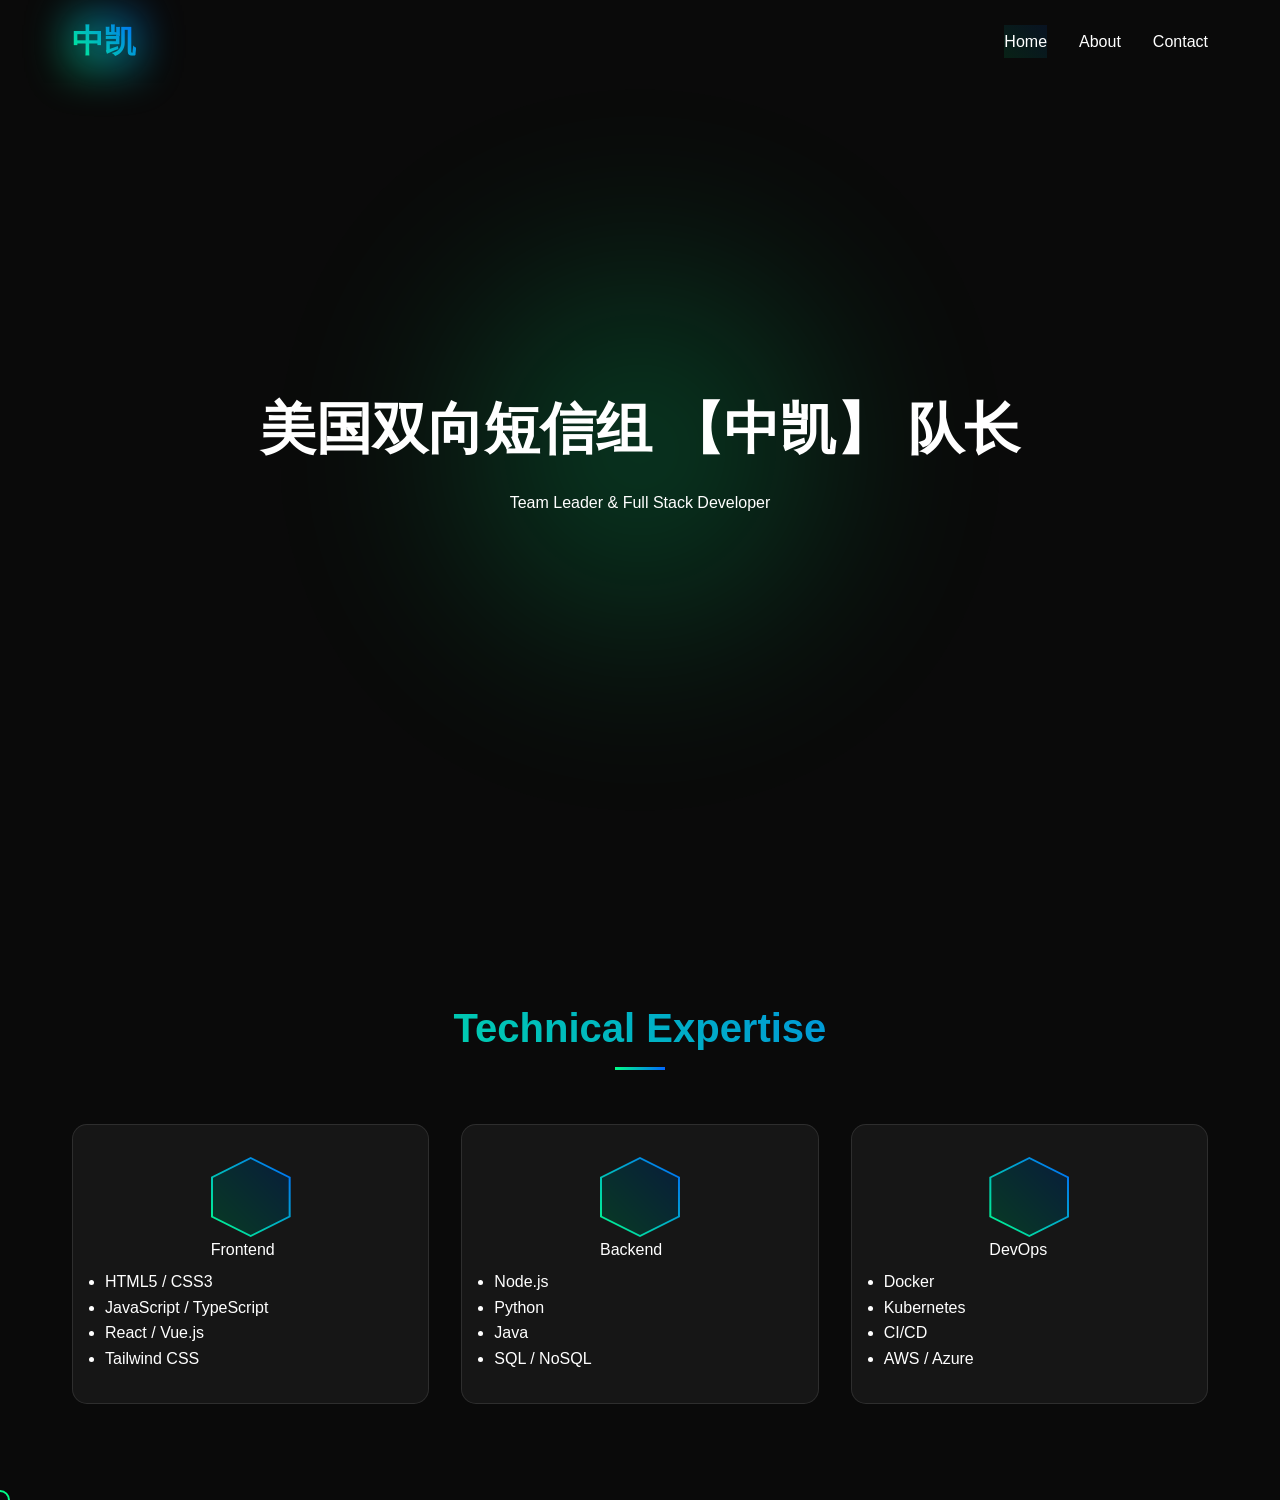
<file: index.html>
<!DOCTYPE html>
<html lang="en">
<head>
    <meta charset="UTF-8">
    <meta name="viewport" content="width=device-width, initial-scale=1.0">
    <title>中凯 Team Leader - Portfolio</title>
    <link rel="stylesheet" href="styles.css">
</head>
<body>
    <div class="page-transition"></div>
    
    <nav>
        <div class="nav-content">
            <div class="logo">中凯</div>
            <ul class="nav-links">
                <li><a href="index.html" class="active">Home</a></li>
                <li><a href="about.html">About</a></li>
                <li><a href="contact.html">Contact</a></li>
            </ul>
        </div>
    </nav>

    <main>
        <section class="hero">
            <div class="glowing-circle"></div>
            <div class="hero-content">
                <h1 class="typing-effect" data-text="美国双向短信组 【中凯】 队长">美国双向短信组 【中凯】 队长</h1>
                <p class="fade-in">Team Leader & Full Stack Developer</p>
            </div>
        </section>

        <section class="skills">
            <h2>Technical Expertise</h2>
            <div class="skill-grid">
                <div class="skill-card" data-aos="fade-up">
                    <div class="skill-icon">
                        <div class="hexagon"></div>
                        <span>Frontend</span>
                    </div>
                    <ul>
                        <li>HTML5 / CSS3</li>
                        <li>JavaScript / TypeScript</li>
                        <li>React / Vue.js</li>
                        <li>Tailwind CSS</li>
                    </ul>
                </div>
                <div class="skill-card" data-aos="fade-up" data-aos-delay="100">
                    <div class="skill-icon">
                        <div class="hexagon"></div>
                        <span>Backend</span>
                    </div>
                    <ul>
                        <li>Node.js</li>
                        <li>Python</li>
                        <li>Java</li>
                        <li>SQL / NoSQL</li>
                    </ul>
                </div>
                <div class="skill-card" data-aos="fade-up" data-aos-delay="200">
                    <div class="skill-icon">
                        <div class="hexagon"></div>
                        <span>DevOps</span>
                    </div>
                    <ul>
                        <li>Docker</li>
                        <li>Kubernetes</li>
                        <li>CI/CD</li>
                        <li>AWS / Azure</li>
                    </ul>
                </div>
            </div>
        </section>
    </main>

    <div class="cursor"></div>
    <script>
        // Custom cursor animation
        const cursor = document.querySelector('.cursor');
        document.addEventListener('mousemove', (e) => {
            cursor.style.left = e.clientX + 'px';
            cursor.style.top = e.clientY + 'px';
        });

        // Add hover effect to cursor
        const links = document.querySelectorAll('a, button');
        links.forEach(link => {
            link.addEventListener('mouseenter', () => cursor.classList.add('hover'));
            link.addEventListener('mouseleave', () => cursor.classList.remove('hover'));
        });

        // Page transition
        document.addEventListener('DOMContentLoaded', () => {
            const transition = document.querySelector('.page-transition');
            transition.style.transform = 'scaleX(0)';
        });

        // Handle navigation with transition
        document.querySelectorAll('a').forEach(link => {
            link.addEventListener('click', (e) => {
                if (link.hostname === window.location.hostname) {
                    e.preventDefault();
                    const transition = document.querySelector('.page-transition');
                    transition.style.transformOrigin = 'left';
                    transition.style.transform = 'scaleX(1)';
                    
                    setTimeout(() => {
                        window.location.href = link.href;
                    }, 500);
                }
            });
        });
    </script>
</body>
</html>
</file>
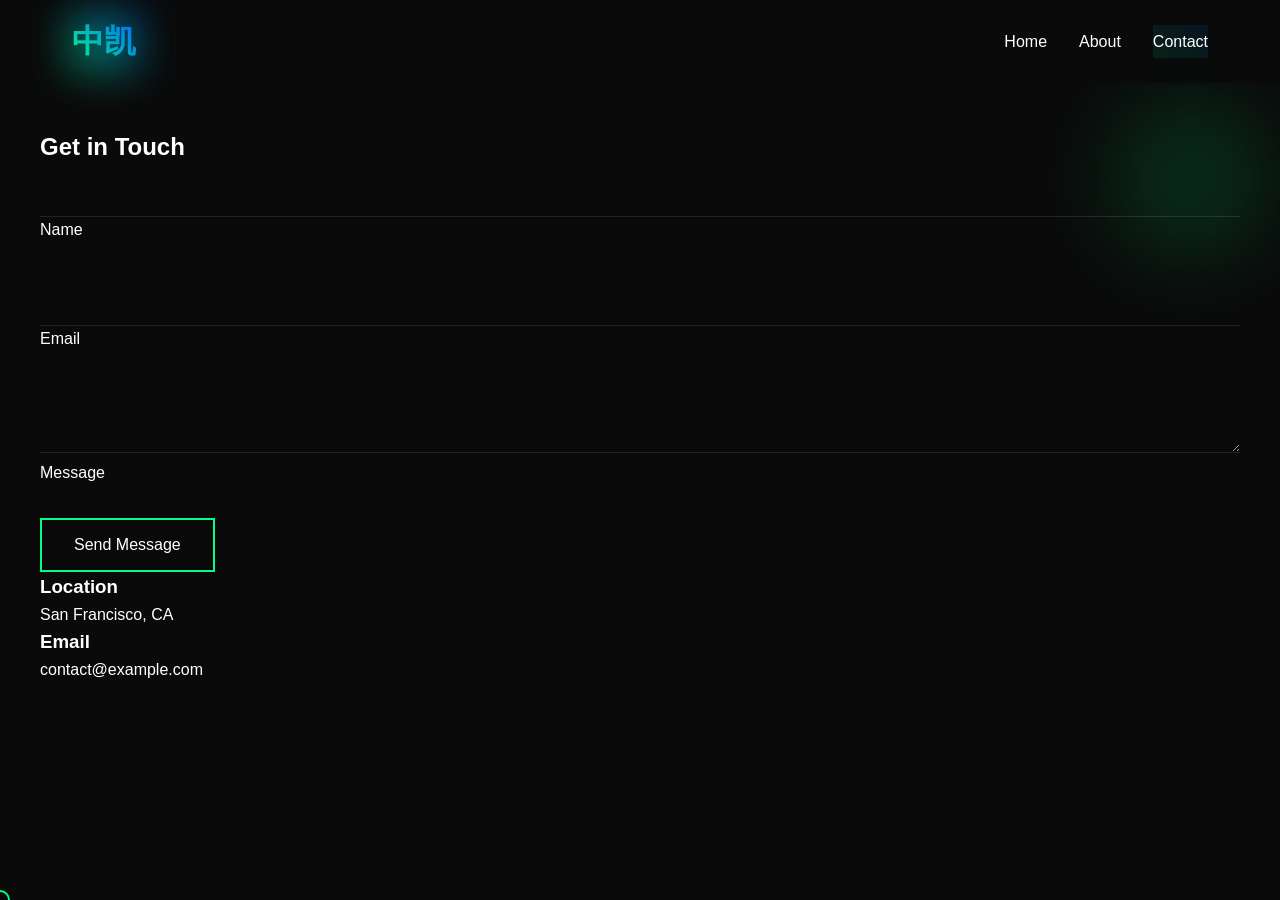
<file: contact.html>
<!DOCTYPE html>
<html lang="en">
<head>
    <meta charset="UTF-8">
    <meta name="viewport" content="width=device-width, initial-scale=1.0">
    <title>Contact - 中凯 Team Leader</title>
    <link rel="stylesheet" href="styles.css">
</head>
<body>
    <nav>
        <div class="nav-content">
            <div class="logo">中凯</div>
            <ul class="nav-links">
                <li><a href="index.html">Home</a></li>
                <li><a href="about.html">About</a></li>
                <li><a href="contact.html" class="active">Contact</a></li>
            </ul>
        </div>
    </nav>

    <main>
        <section class="contact-section">
            <div class="contact-container">
                <h1 class="glitch-text">Get in Touch</h1>
                <div class="contact-grid">
                    <div class="contact-form">
                        <form>
                            <div class="form-group">
                                <input type="text" id="name" required>
                                <label for="name">Name</label>
                                <div class="line"></div>
                            </div>
                            <div class="form-group">
                                <input type="email" id="email" required>
                                <label for="email">Email</label>
                                <div class="line"></div>
                            </div>
                            <div class="form-group">
                                <textarea id="message" required></textarea>
                                <label for="message">Message</label>
                                <div class="line"></div>
                            </div>
                            <button type="submit" class="submit-btn">
                                <span>Send Message</span>
                                <div class="btn-fill"></div>
                            </button>
                        </form>
                    </div>
                    <div class="contact-info">
                        <div class="info-card">
                            <div class="card-content">
                                <h3>Location</h3>
                                <p>San Francisco, CA</p>
                            </div>
                        </div>
                        <div class="info-card">
                            <div class="card-content">
                                <h3>Email</h3>
                                <p>contact@example.com</p>
                            </div>
                        </div>
                    </div>
                </div>
            </div>
        </section>
    </main>

    <div class="cursor"></div>
    <script>
        const cursor = document.querySelector('.cursor');
        document.addEventListener('mousemove', (e) => {
            cursor.style.left = e.clientX + 'px';
            cursor.style.top = e.clientY + 'px';
        });
    </script>
</body>
</html>
</file>
<file: styles.css>
/* Modern AI Theme Variables */
:root {
    --primary: #00ff88;
    --secondary: #0066ff;
    --background: #0a0a0a;
    --text: #ffffff;
    --accent: #ff00ff;
    --card-bg: rgba(255, 255, 255, 0.05);
}

/* Base Styles */
* {
    margin: 0;
    padding: 0;
    box-sizing: border-box;
}

body {
    font-family: 'Inter', -apple-system, BlinkMacSystemFont, 'Segoe UI', Roboto, sans-serif;
    background: var(--background);
    color: var(--text);
    line-height: 1.6;
    overflow-x: hidden;
    opacity: 0;
    animation: fadeIn 1s ease forwards;
}

/* Page Transition */
.page-transition {
    position: fixed;
    top: 0;
    left: 0;
    width: 100%;
    height: 100%;
    background: var(--background);
    z-index: 9999;
    transform-origin: right;
    animation: pageTransition 1s cubic-bezier(0.77, 0, 0.175, 1);
}

/* Custom Cursor */
.cursor {
    width: 20px;
    height: 20px;
    border: 2px solid var(--primary);
    border-radius: 50%;
    position: fixed;
    pointer-events: none;
    z-index: 9999;
    transition: transform 0.2s ease;
    transform: translate(-50%, -50%);
}

.cursor.hover {
    transform: translate(-50%, -50%) scale(1.5);
    background: rgba(0, 255, 136, 0.1);
    mix-blend-mode: screen;
}

/* Navigation */
nav {
    position: fixed;
    top: 0;
    width: 100%;
    background: rgba(10, 10, 10, 0.8);
    backdrop-filter: blur(10px);
    z-index: 1000;
    padding: 1rem 0;
}

.nav-content {
    max-width: 1200px;
    margin: 0 auto;
    display: flex;
    justify-content: space-between;
    align-items: center;
    padding: 0 2rem;
}

.logo {
    font-size: 2rem;
    font-weight: bold;
    background: linear-gradient(45deg, var(--primary), var(--secondary));
    -webkit-background-clip: text;
    -webkit-text-fill-color: transparent;
    animation: glow 2s ease-in-out infinite alternate;
    position: relative;
}

.logo::before {
    content: '';
    position: absolute;
    top: -5px;
    left: -5px;
    right: -5px;
    bottom: -5px;
    background: linear-gradient(45deg, var(--primary), var(--secondary));
    z-index: -1;
    filter: blur(20px);
    opacity: 0.5;
    animation: logoPulse 2s ease-in-out infinite;
}

.nav-links {
    display: flex;
    gap: 2rem;
    list-style: none;
}

.nav-links a {
    color: var(--text);
    text-decoration: none;
    position: relative;
    padding: 0.5rem 0;
    transition: color 0.3s ease;
}

.nav-links a::before {
    content: '';
    position: absolute;
    top: 0;
    left: 0;
    width: 100%;
    height: 100%;
    background: linear-gradient(45deg, var(--primary), var(--secondary));
    z-index: -1;
    opacity: 0;
    transform: scaleX(0);
    transform-origin: right;
    transition: transform 0.3s ease, opacity 0.3s ease;
}

.nav-links a:hover::before,
.nav-links a.active::before {
    transform: scaleX(1);
    transform-origin: left;
    opacity: 0.1;
}

/* Hero Section */
.hero {
    height: 100vh;
    display: flex;
    align-items: center;
    justify-content: center;
    position: relative;
    overflow: hidden;
}

.glowing-circle {
    position: absolute;
    width: 500px;
    height: 500px;
    background: radial-gradient(circle, var(--primary) 0%, transparent 70%);
    filter: blur(100px);
    opacity: 0.3;
    animation: float 6s ease-in-out infinite;
}

.hero-content {
    text-align: center;
    z-index: 1;
    opacity: 0;
    transform: translateY(30px);
    animation: slideUp 1s ease forwards 0.5s;
}

.hero-content h1 {
    font-size: 3.5rem;
    margin-bottom: 1rem;
    animation: glitch 5s infinite;
    position: relative;
}

.hero-content h1::before,
.hero-content h1::after {
    content: attr(data-text);
    position: absolute;
    top: 0;
    left: 0;
    width: 100%;
    height: 100%;
    clip: rect(0, 0, 0, 0);
}

.hero-content h1::before {
    left: 2px;
    text-shadow: -2px 0 var(--primary);
    animation: glitch-1 2s infinite linear alternate-reverse;
}

.hero-content h1::after {
    left: -2px;
    text-shadow: 2px 0 var(--secondary);
    animation: glitch-2 3s infinite linear alternate-reverse;
}

/* Skills Section */
.skills {
    padding: 6rem 2rem;
    max-width: 1200px;
    margin: 0 auto;
    opacity: 0;
    transform: translateY(30px);
    animation: slideUp 1s ease forwards;
}

.skills h2 {
    text-align: center;
    font-size: 2.5rem;
    margin-bottom: 4rem;
    background: linear-gradient(45deg, var(--primary), var(--secondary));
    -webkit-background-clip: text;
    -webkit-text-fill-color: transparent;
    position: relative;
}

.skills h2::after {
    content: '';
    position: absolute;
    bottom: -10px;
    left: 50%;
    transform: translateX(-50%);
    width: 50px;
    height: 3px;
    background: linear-gradient(90deg, var(--primary), var(--secondary));
    animation: lineWidth 2s ease-in-out infinite;
}

.skill-grid {
    display: grid;
    grid-template-columns: repeat(auto-fit, minmax(300px, 1fr));
    gap: 2rem;
}

.skill-card {
    background: var(--card-bg);
    border-radius: 15px;
    padding: 2rem;
    backdrop-filter: blur(10px);
    border: 1px solid rgba(255, 255, 255, 0.1);
    transition: all 0.3s ease;
    position: relative;
    overflow: hidden;
}

.skill-card::before {
    content: '';
    position: absolute;
    top: 0;
    left: 0;
    width: 100%;
    height: 100%;
    background: linear-gradient(45deg, var(--primary), var(--secondary));
    opacity: 0;
    transition: opacity 0.3s ease;
    z-index: -1;
}

.skill-card:hover {
    transform: translateY(-10px) scale(1.02);
    box-shadow: 0 10px 30px rgba(0, 255, 136, 0.1);
}

.skill-card:hover::before {
    opacity: 0.1;
}

.skill-icon {
    position: relative;
    width: 80px;
    height: 80px;
    margin: 0 auto 2rem;
}

.hexagon {
    width: 100%;
    height: 100%;
    background: linear-gradient(45deg, var(--primary), var(--secondary));
    clip-path: polygon(50% 0%, 100% 25%, 100% 75%, 50% 100%, 0% 75%, 0% 25%);
    animation: rotate 10s linear infinite;
    position: relative;
}

.hexagon::after {
    content: '';
    position: absolute;
    inset: 2px;
    background: var(--background);
    clip-path: polygon(50% 0%, 100% 25%, 100% 75%, 50% 100%, 0% 75%, 0% 25%);
    opacity: 0.8;
}

/* About Section */
.about-section {
    min-height: 100vh;
    padding: 8rem 2rem;
    max-width: 1200px;
    margin: 0 auto;
    opacity: 0;
    animation: fadeIn 1s ease forwards;
}

.about-grid {
    display: grid;
    grid-template-columns: 1fr 1fr;
    gap: 4rem;
    align-items: center;
}

.image-container {
    position: relative;
    border-radius: 15px;
    overflow: hidden;
}

.image-container::before {
    content: '';
    position: absolute;
    top: 0;
    left: 0;
    width: 100%;
    height: 100%;
    background: linear-gradient(45deg, var(--primary), var(--secondary));
    opacity: 0;
    transition: opacity 0.3s ease;
    z-index: 1;
    mix-blend-mode: overlay;
}

.image-container:hover::before {
    opacity: 0.5;
}

.image-container img {
    width: 100%;
    height: auto;
    transition: transform 0.5s ease;
    filter: grayscale(50%);
}

.image-container:hover img {
    transform: scale(1.1);
    filter: grayscale(0%);
}

/* Contact Section */
.contact-section {
    min-height: 100vh;
    padding: 8rem 2rem;
    opacity: 0;
    animation: fadeIn 1s ease forwards;
}

.contact-container {
    max-width: 1200px;
    margin: 0 auto;
    position: relative;
}

.contact-container::before {
    content: '';
    position: absolute;
    top: -50px;
    right: -50px;
    width: 200px;
    height: 200px;
    background: radial-gradient(circle, var(--primary) 0%, transparent 70%);
    filter: blur(50px);
    opacity: 0.3;
    animation: float 6s ease-in-out infinite alternate;
}

.form-group {
    position: relative;
    margin-bottom: 2rem;
}

.form-group input,
.form-group textarea {
    width: 100%;
    padding: 1rem;
    background: transparent;
    border: none;
    color: var(--text);
    font-size: 1rem;
    border-bottom: 1px solid rgba(255, 255, 255, 0.1);
    transition: all 0.3s ease;
}

.form-group input:focus,
.form-group textarea:focus {
    outline: none;
    border-bottom-color: var(--primary);
}

.submit-btn {
    position: relative;
    padding: 1rem 2rem;
    background: transparent;
    border: 2px solid var(--primary);
    color: var(--text);
    font-size: 1rem;
    cursor: pointer;
    overflow: hidden;
    transition: all 0.3s ease;
}

.submit-btn:hover {
    color: var(--background);
}

.submit-btn::before {
    content: '';
    position: absolute;
    top: 0;
    left: 0;
    width: 0;
    height: 100%;
    background: var(--primary);
    transition: width 0.3s ease;
    z-index: -1;
}

.submit-btn:hover::before {
    width: 100%;
}

/* New Animations */
@keyframes pageTransition {
    0% {
        transform: scaleX(1);
    }
    100% {
        transform: scaleX(0);
    }
}

@keyframes fadeIn {
    from {
        opacity: 0;
    }
    to {
        opacity: 1;
    }
}

@keyframes slideUp {
    from {
        opacity: 0;
        transform: translateY(30px);
    }
    to {
        opacity: 1;
        transform: translateY(0);
    }
}

@keyframes logoPulse {
    0%, 100% {
        transform: scale(1);
        opacity: 0.5;
    }
    50% {
        transform: scale(1.1);
        opacity: 0.8;
    }
}

@keyframes lineWidth {
    0%, 100% {
        width: 50px;
    }
    50% {
        width: 100px;
    }
}

@keyframes glitch-1 {
    0% {
        clip: rect(20px, 9999px, 21px, 0);
    }
    100% {
        clip: rect(25px, 9999px, 26px, 0);
    }
}

@keyframes glitch-2 {
    0% {
        clip: rect(25px, 9999px, 26px, 0);
    }
    100% {
        clip: rect(20px, 9999px, 21px, 0);
    }
}

/* Existing Animations */
@keyframes glow {
    0% {
        text-shadow: 0 0 10px var(--primary);
    }
    100% {
        text-shadow: 0 0 20px var(--primary), 0 0 30px var(--primary);
    }
}

@keyframes float {
    0%, 100% {
        transform: translateY(0);
    }
    50% {
        transform: translateY(-20px);
    }
}

@keyframes rotate {
    from {
        transform: rotate(0deg);
    }
    to {
        transform: rotate(360deg);
    }
}

/* Responsive Design */
@media (max-width: 768px) {
    .hero-content h1 {
        font-size: 2.5rem;
    }

    .about-grid,
    .contact-grid {
        grid-template-columns: 1fr;
    }

    .nav-content {
        flex-direction: column;
        gap: 1rem;
    }

    .nav-links {
        flex-direction: column;
        align-items: center;
    }
}
</file>
